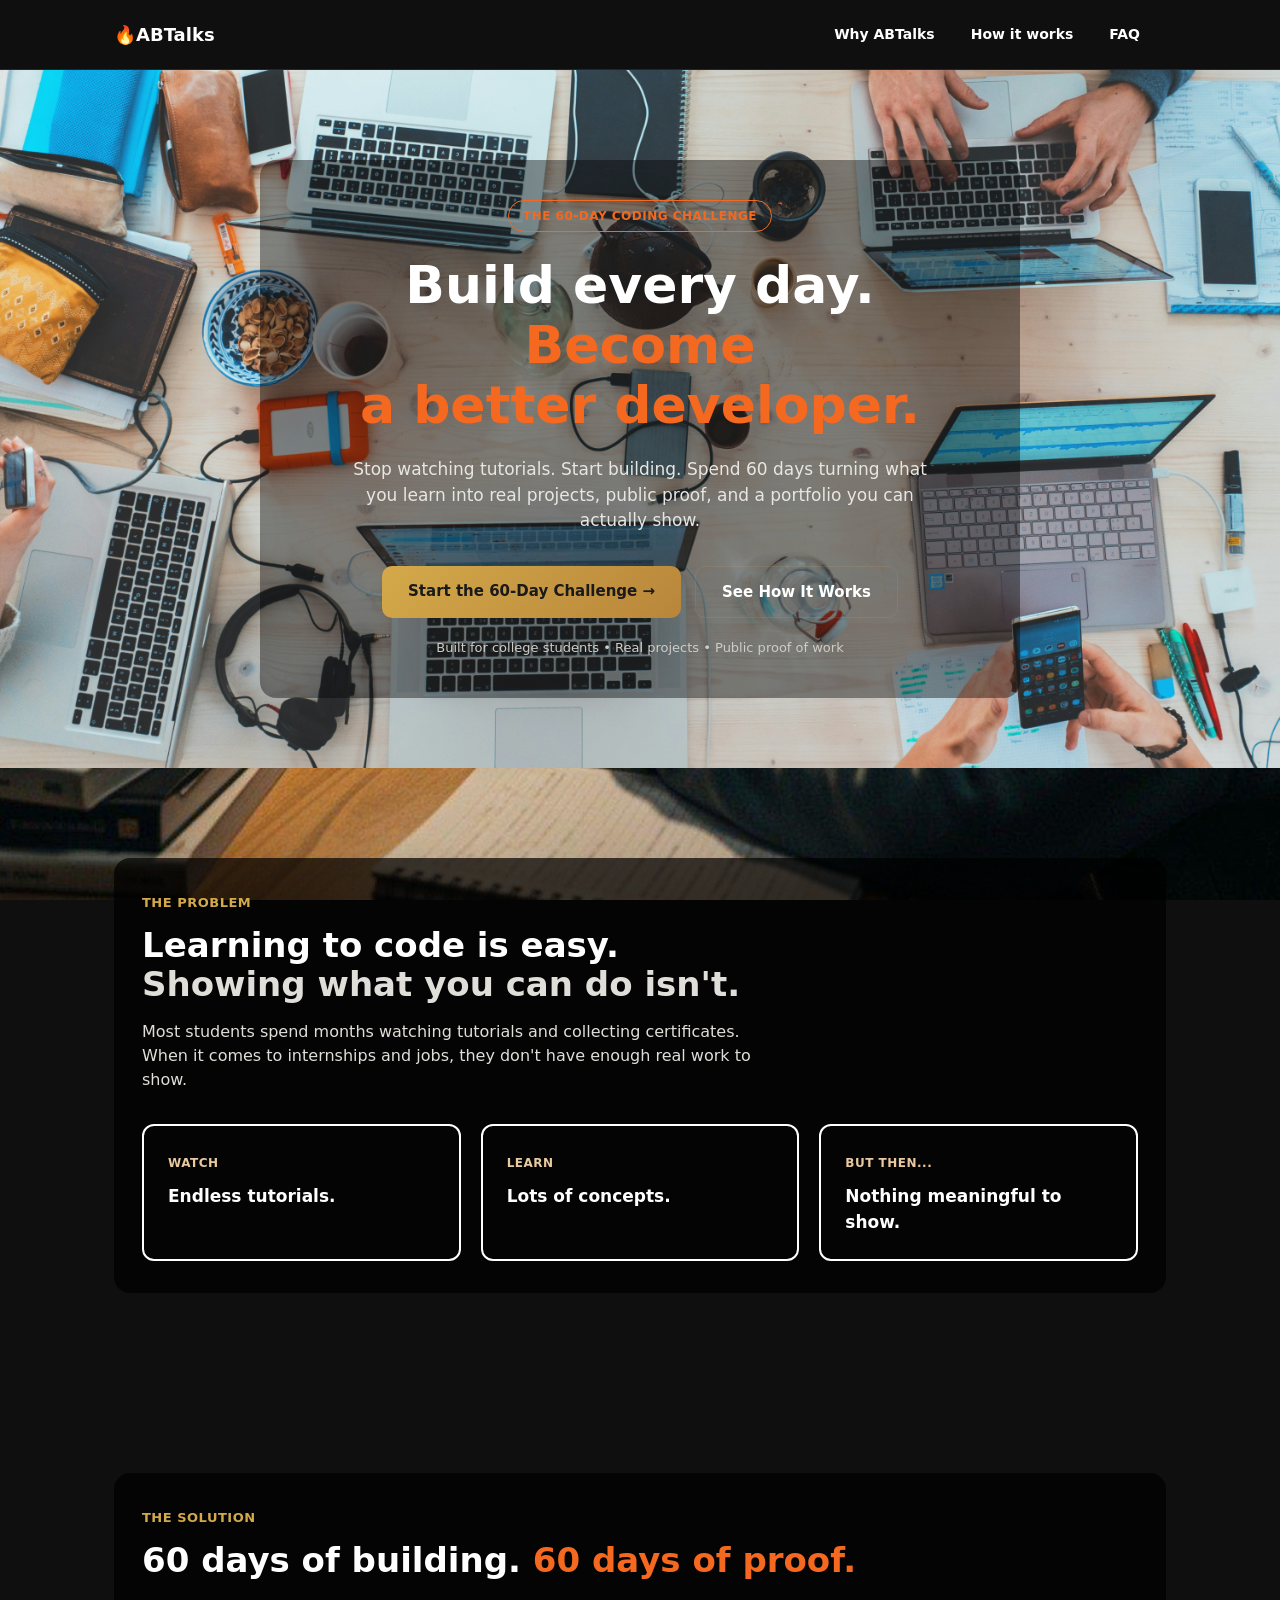
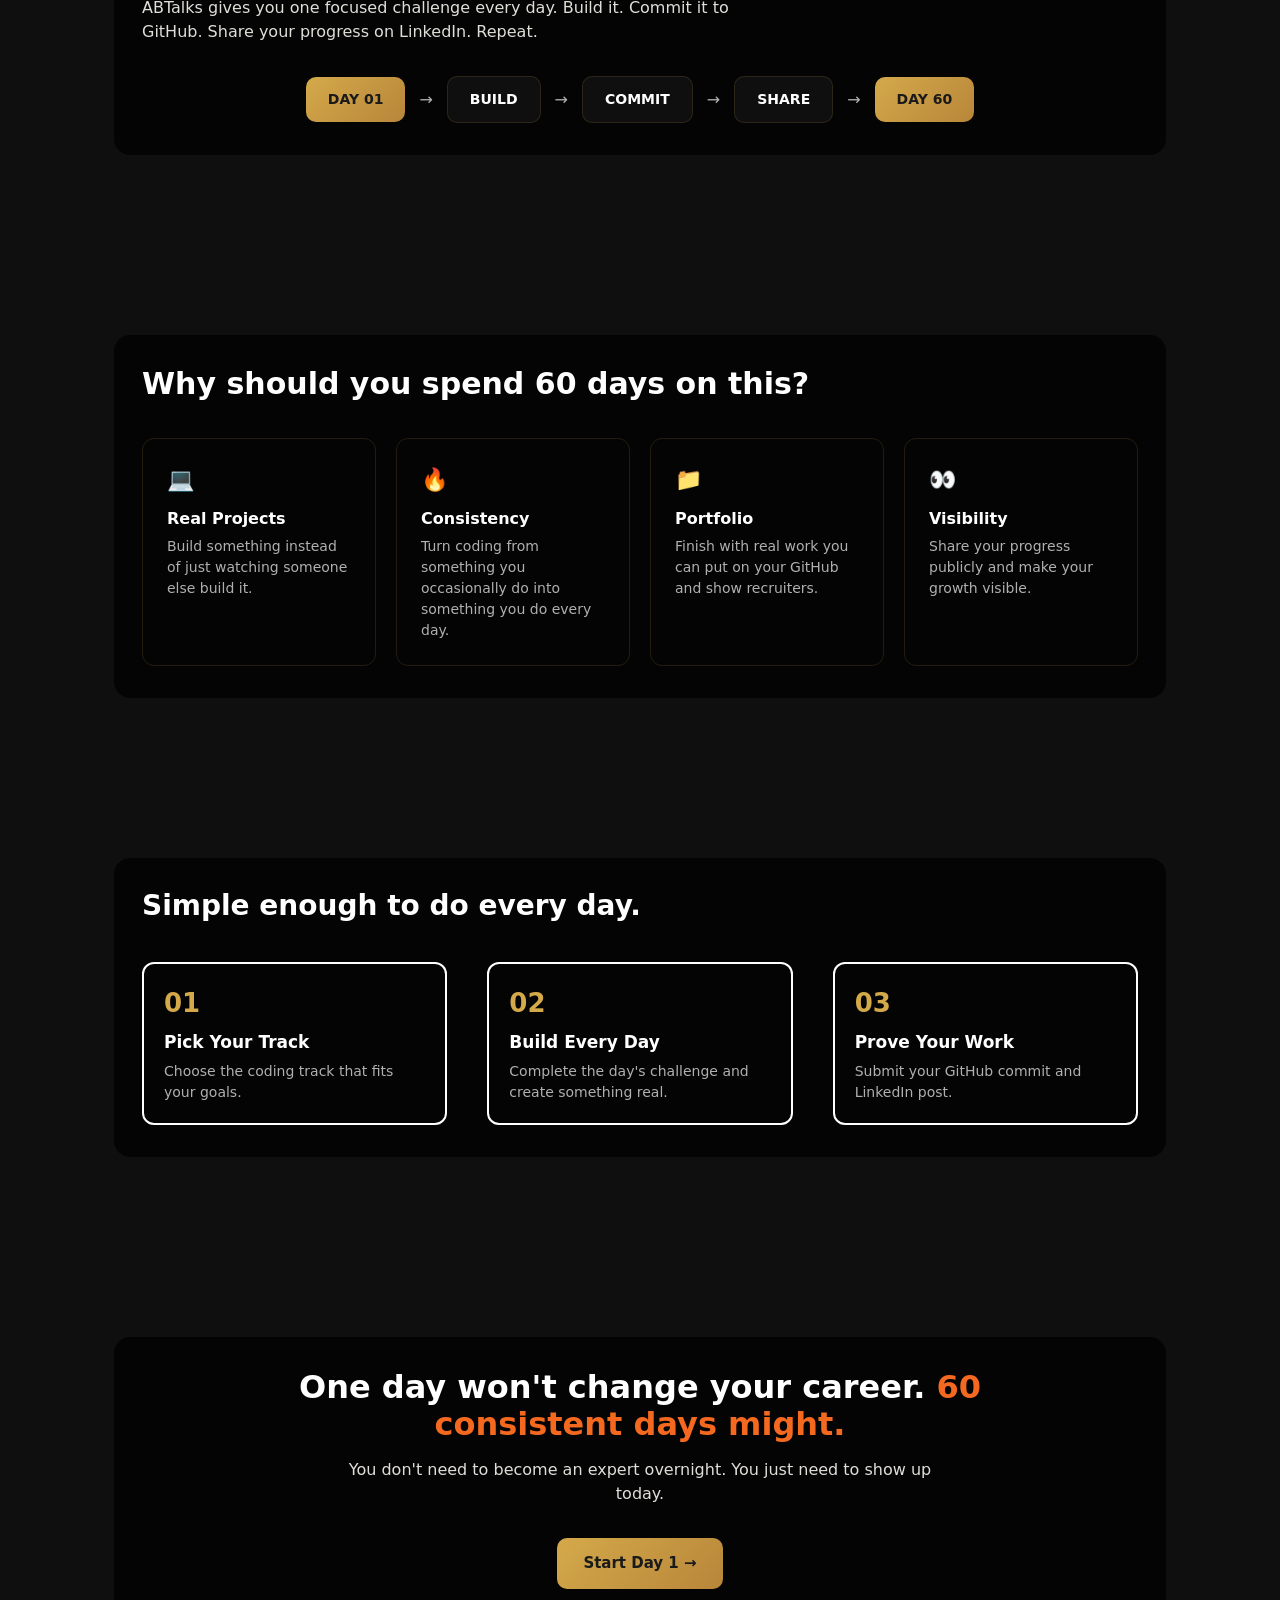
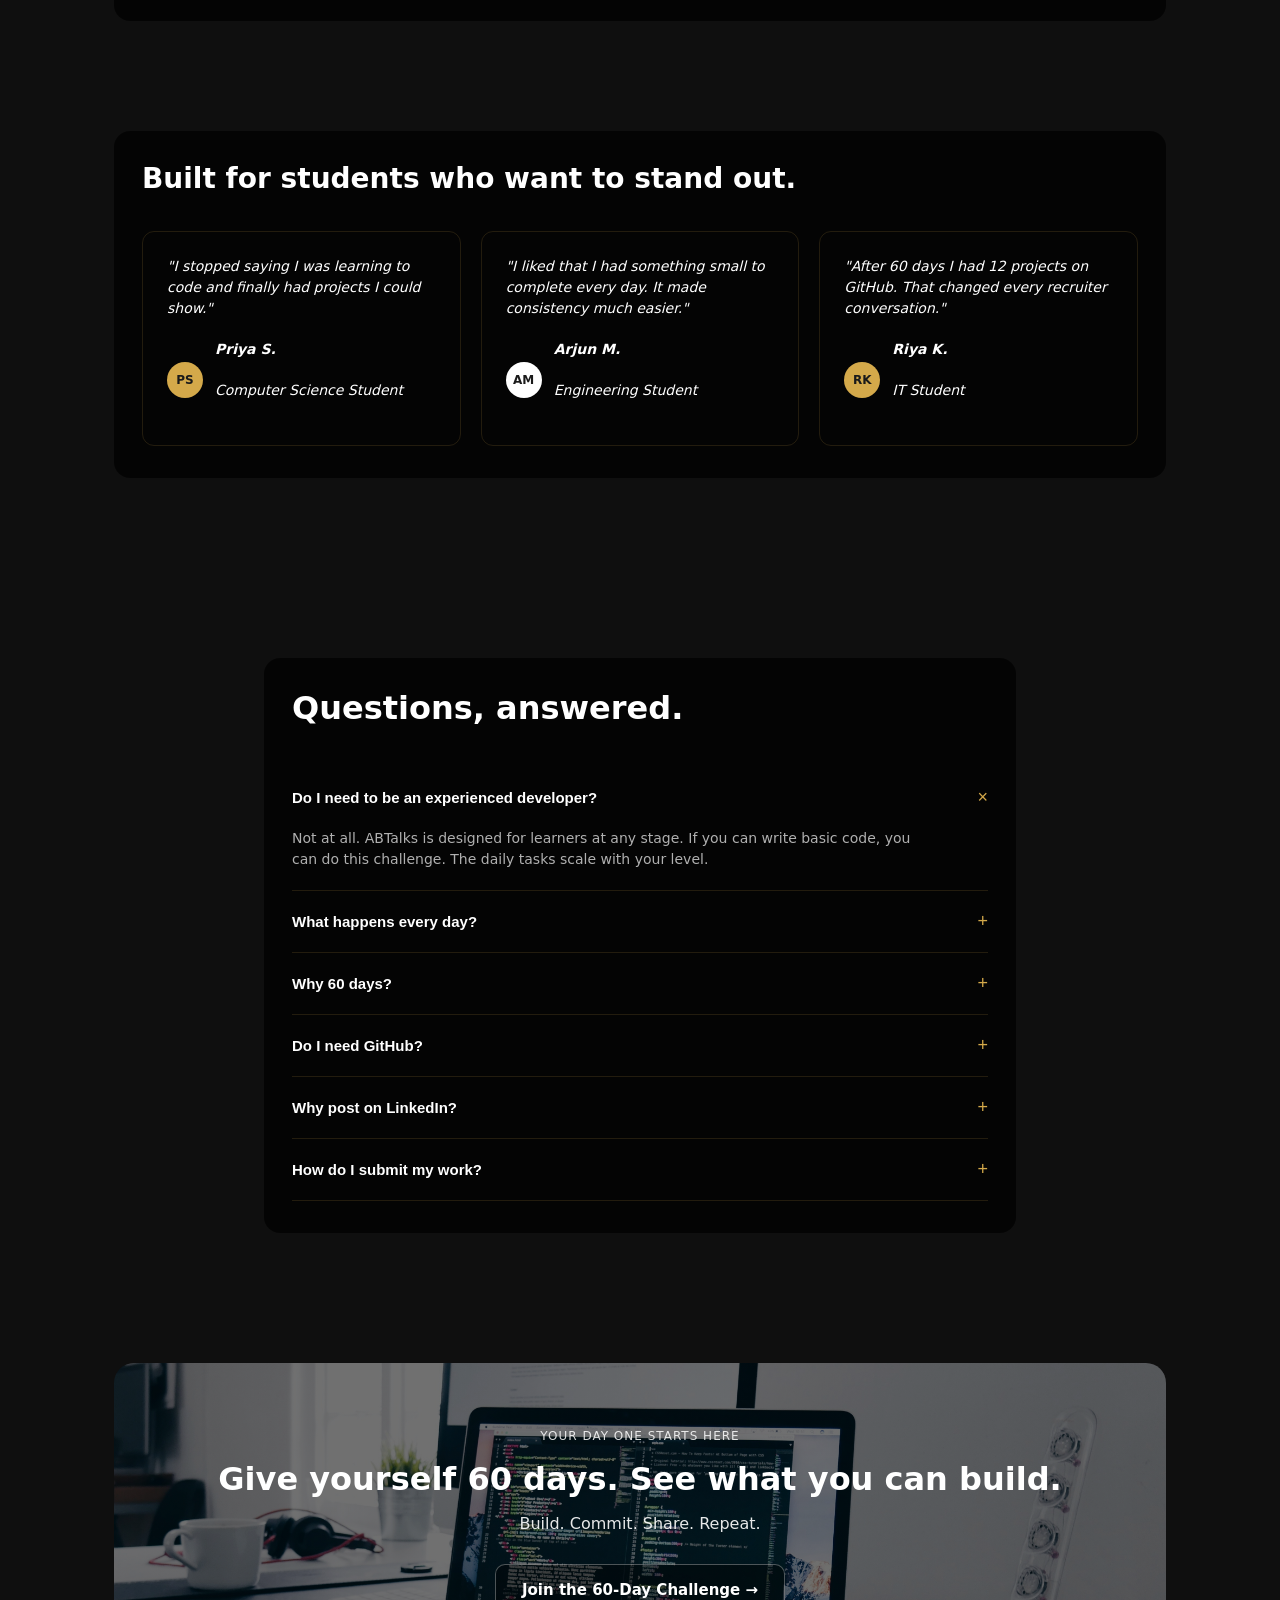
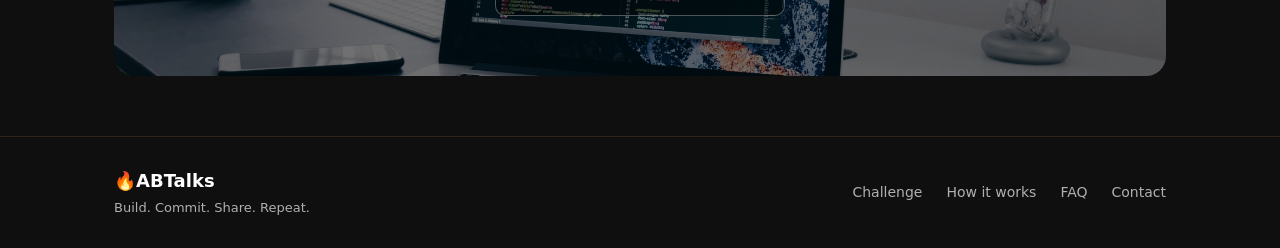
<file: index.html>
<!DOCTYPE html>
<html lang="en">
<head>
<meta charset="UTF-8">
<meta name="viewport" content="width=device-width, initial-scale=1.0">
<title>ABTalks — The 60-Day Coding Challenge</title>
<link rel="stylesheet" href="style.css">
</head>
<body>

  <!-- ===== HEADER ===== -->
  <header class="site-header">
    <div class="container header-inner">
      <a href="#" class="logo">🔥ABTalks</a>

      <nav class="nav-links">
        <a href="#why">Why ABTalks</a>
        <a href="#how-it-works">How it works</a>
        <a href="#faq">FAQ</a>
      </nav>

      <button class="menu-toggle" id="menuToggle" aria-label="Open menu">
        <span></span>
        <span></span>
        <span></span>
      </button>

      <nav class="mobile-menu" id="mobileMenu">
        <a href="#why">Why ABTalks</a>
        <a href="#how-it-works">How it works</a>
        <a href="#faq">FAQ</a>
      </nav>
    </div>
  </header>

  <!-- ===== HERO ===== -->
  <section class="hero">
    <div class="container hero-inner">
      <span class="badge">THE 60-DAY CODING CHALLENGE</span>
      <h1>Build every day. <span class="accent">Become<br>a better developer.</span></h1>
      <p class="hero-sub">
        Stop watching tutorials. Start building. Spend 60 days turning what
        you learn into real projects, public proof, and a portfolio you can
        actually show.
      </p>
      <div class="hero-actions">
        <a href="homepage.html" class="btn btn-primary">Start the 60-Day Challenge →</a>
        <a href="#how-it-works" class="btn btn-secondary">See How It Works</a>
      </div>
      <p class="hero-note">Built for college students • Real projects • Public proof of work</p>
    </div>
  </section>

  <!-- ===== PROBLEM ===== -->
  <section class="problem">
    <div class="container">
       <div class="section-textbox">
        <span class="eyebrow">THE PROBLEM</span>
        <h2>Learning to code is easy.<br><span class="muted">Showing what you can do isn't.</span></h2>
        <p class="section-sub">
          Most students spend months watching tutorials and collecting certificates.
          When it comes to internships and jobs, they don't have enough real work to show.
        </p>

        <div class="problem-cards">
        <div class="p-card">
          <span class="p-card-label">WATCH</span>
          <p class="p-card-title">Endless tutorials.</p>
        </div>
        <div class="p-card">
          <span class="p-card-label">LEARN</span>
          <p class="p-card-title">Lots of concepts.</p>
        </div>
        <div class="p-card p-card-highlight">
          <span class="p-card-label">BUT THEN...</span>
          <p class="p-card-title">Nothing meaningful to show.</p>
        </div>
        </div>
      </div>
    </div>
  </section>

  <!-- ===== SOLUTION ===== -->
  <section class="solution" id="how-it-works">
    <div class="container">
      <div class="section-textbox">
        <span class="eyebrow">THE SOLUTION</span>
        <h2>60 days of building. <span class="accent">60 days of proof.</span></h2>
        <p class="section-sub">
          ABTalks gives you one focused challenge every day. Build it. Commit it to
          GitHub. Share your progress on LinkedIn. Repeat.
        </p>

        <div class="flow">
          <span class="flow-pill flow-pill-accent">DAY 01</span>
          <span class="flow-arrow">→</span>
          <span class="flow-pill">BUILD</span>
          <span class="flow-arrow">→</span>
          <span class="flow-pill">COMMIT</span>
          <span class="flow-arrow">→</span>
          <span class="flow-pill">SHARE</span>
          <span class="flow-arrow">→</span>
          <span class="flow-pill flow-pill-accent">DAY 60</span>
        </div>
      </div>
    </div>
  </section>

  <!-- ===== WHY ===== -->
  <section class="why" id="why">
    <div class="container">
        <div class="section-textbox">
        <h2>Why should you spend 60 days on this?</h2>

        <div class="why-cards">
        <div class="why-card">
          <span class="why-icon">💻</span>
          <h3>Real Projects</h3>
          <p>Build something instead of just watching someone else build it.</p>
        </div>
        <div class="why-card">
          <span class="why-icon">🔥</span>
          <h3>Consistency</h3>
          <p>Turn coding from something you occasionally do into something you do every day.</p>
        </div>
        <div class="why-card">
          <span class="why-icon">📁</span>
          <h3>Portfolio</h3>
          <p>Finish with real work you can put on your GitHub and show recruiters.</p>
        </div>
        <div class="why-card">
          <span class="why-icon">👀</span>
          <h3>Visibility</h3>
          <p>Share your progress publicly and make your growth visible.</p>
        </div>
        </div>
      </div>
    </div>
  </section>

  <!-- ===== STEPS ===== -->
  <section class="steps">
    <div class="container">
      <div class="section-textbox">
        <h2>Simple enough to do every day.</h2>

        <div class="step-grid">
        <div class="step">
          <span class="step-num">01</span>
          <h3>Pick Your Track</h3>
          <p>Choose the coding track that fits your goals.</p>
        </div>
        <div class="step">
          <span class="step-num">02</span>
          <h3>Build Every Day</h3>
          <p>Complete the day's challenge and create something real.</p>
        </div>
        <div class="step">
          <span class="step-num">03</span>
          <h3>Prove Your Work</h3>
          <p>Submit your GitHub commit and LinkedIn post.</p>
        </div>
        </div>
      </div>
    </div>
  </section>

  <!-- ===== MID CTA ===== -->
  <section class="mid-cta">
    <div class="container">
       <div class="section-textbox">
        <h2>One day won't change your career. <span class="accent">60 consistent days might.</span></h2>
        <p class="section-sub">You don't need to become an expert overnight. You just need to show up today.</p>
        <a href="homepage.html" class="btn btn-primary">Start Day 1 →</a>
      </div>
    </div>
  </section>

  <!-- ===== TESTIMONIALS ===== -->
  <section class="testimonials">
    <div class="container">
       <div class="section-textbox">
        <h2>Built for students who want to stand out.</h2>

        <div class="testimonial-grid">
        <div class="testimonial">
          <p>"I stopped saying I was learning to code and finally had projects I could show."</p>
          <div class="testimonial-author">
            <span class="avatar avatar-orange">PS</span>
            <div>
              <p class="author-name">Priya S.</p>
              <p class="author-role">Computer Science Student</p>
            </div>
          </div>
        </div>
        <div class="testimonial">
          <p>"I liked that I had something small to complete every day. It made consistency much easier."</p>
          <div class="testimonial-author">
            <span class="avatar avatar-dark">AM</span>
            <div>
              <p class="author-name">Arjun M.</p>
              <p class="author-role">Engineering Student</p>
            </div>
          </div>
        </div>
        <div class="testimonial">
          <p>"After 60 days I had 12 projects on GitHub. That changed every recruiter conversation."</p>
          <div class="testimonial-author">
            <span class="avatar avatar-orange">RK</span>
            <div>
              <p class="author-name">Riya K.</p>
              <p class="author-role">IT Student</p>
            </div>
          </div>
        </div>
        </div>
      </div>
    </div>
  </section>

  <!-- ===== FAQ ===== -->
  <section class="faq" id="faq">
    <div class="container">
      <div class="section-textbox">
        <h2 class="faq-title">Questions, answered.</h2>

        <div class="faq-list">
        <div class="faq-item open">
          <button class="faq-question">
            Do I need to be an experienced developer?
            <span class="faq-toggle">×</span>
          </button>
          <div class="faq-answer">
            <p>Not at all. ABTalks is designed for learners at any stage. If you can write basic code, you can do this challenge. The daily tasks scale with your level.</p>
          </div>
        </div>

        <div class="faq-item">
          <button class="faq-question">
            What happens every day?
            <span class="faq-toggle">+</span>
          </button>
          <div class="faq-answer">
            <p>Each day you receive one focused coding challenge to build, commit to GitHub, and share on LinkedIn.</p>
          </div>
        </div>

        <div class="faq-item">
          <button class="faq-question">
            Why 60 days?
            <span class="faq-toggle">+</span>
          </button>
          <div class="faq-answer">
            <p>60 days is long enough to build a real habit and a real portfolio, without being so long it becomes overwhelming.</p>
          </div>
        </div>

        <div class="faq-item">
          <button class="faq-question">
            Do I need GitHub?
            <span class="faq-toggle">+</span>
          </button>
          <div class="faq-answer">
            <p>Yes, GitHub is where you'll commit your daily work to build a visible portfolio.</p>
          </div>
        </div>

        <div class="faq-item">
          <button class="faq-question">
            Why post on LinkedIn?
            <span class="faq-toggle">+</span>
          </button>
          <div class="faq-answer">
            <p>Sharing your progress publicly builds visibility and accountability, and helps recruiters notice your growth.</p>
          </div>
        </div>

        <div class="faq-item">
          <button class="faq-question">
            How do I submit my work?
            <span class="faq-toggle">+</span>
          </button>
          <div class="faq-answer">
            <p>Submit a link to your GitHub commit and LinkedIn post for each day's challenge.</p>
          </div>
        </div>
        </div>
      </div>
    </div>
  </section>

  <!-- ===== FINAL CTA + FOOTER ===== -->
  <section class="final-cta-wrap">
    <div class="container">
      <div class="final-cta">
        <span class="final-cta-eyebrow">YOUR DAY ONE STARTS HERE</span>
        <h2>Give yourself 60 days. See what you can build.</h2>
        <p>Build. Commit. Share. Repeat.</p>
        <a href="homepage.html" class="btn btn-white">Join the 60-Day Challenge →</a>
      </div>
    </div>
  </section>

  <footer class="site-footer">
    <div class="container footer-inner">
      <div>
        <p class="logo">🔥ABTalks</p>
        <p class="footer-tag">Build. Commit. Share. Repeat.</p>
      </div>
      <nav class="footer-links">
        <a href="#">Challenge</a>
        <a href="#how-it-works">How it works</a>
        <a href="#faq">FAQ</a>
        <a href="#">Contact</a>
      </nav>
    </div>
  </footer>

  <script>
    document.querySelectorAll('.faq-question').forEach(btn => {
      btn.addEventListener('click', () => {
        const item = btn.parentElement;
        const isOpen = item.classList.contains('open');
        document.querySelectorAll('.faq-item').forEach(i => {
          i.classList.remove('open');
          i.querySelector('.faq-toggle').textContent = '+';
        });
        if (!isOpen) {
          item.classList.add('open');
          item.querySelector('.faq-toggle').textContent = '×';
        }
      });
    });
  </script>

  <script>
    const menuToggle = document.getElementById('menuToggle');
    const mobileMenu = document.getElementById('mobileMenu');

    menuToggle.addEventListener('click', () => {
      menuToggle.classList.toggle('open');
      mobileMenu.classList.toggle('open');
    });

    mobileMenu.querySelectorAll('a').forEach(link => {
      link.addEventListener('click', () => {
        menuToggle.classList.remove('open');
        mobileMenu.classList.remove('open');
      });
    });
  </script>

</body>
</html>
</file>
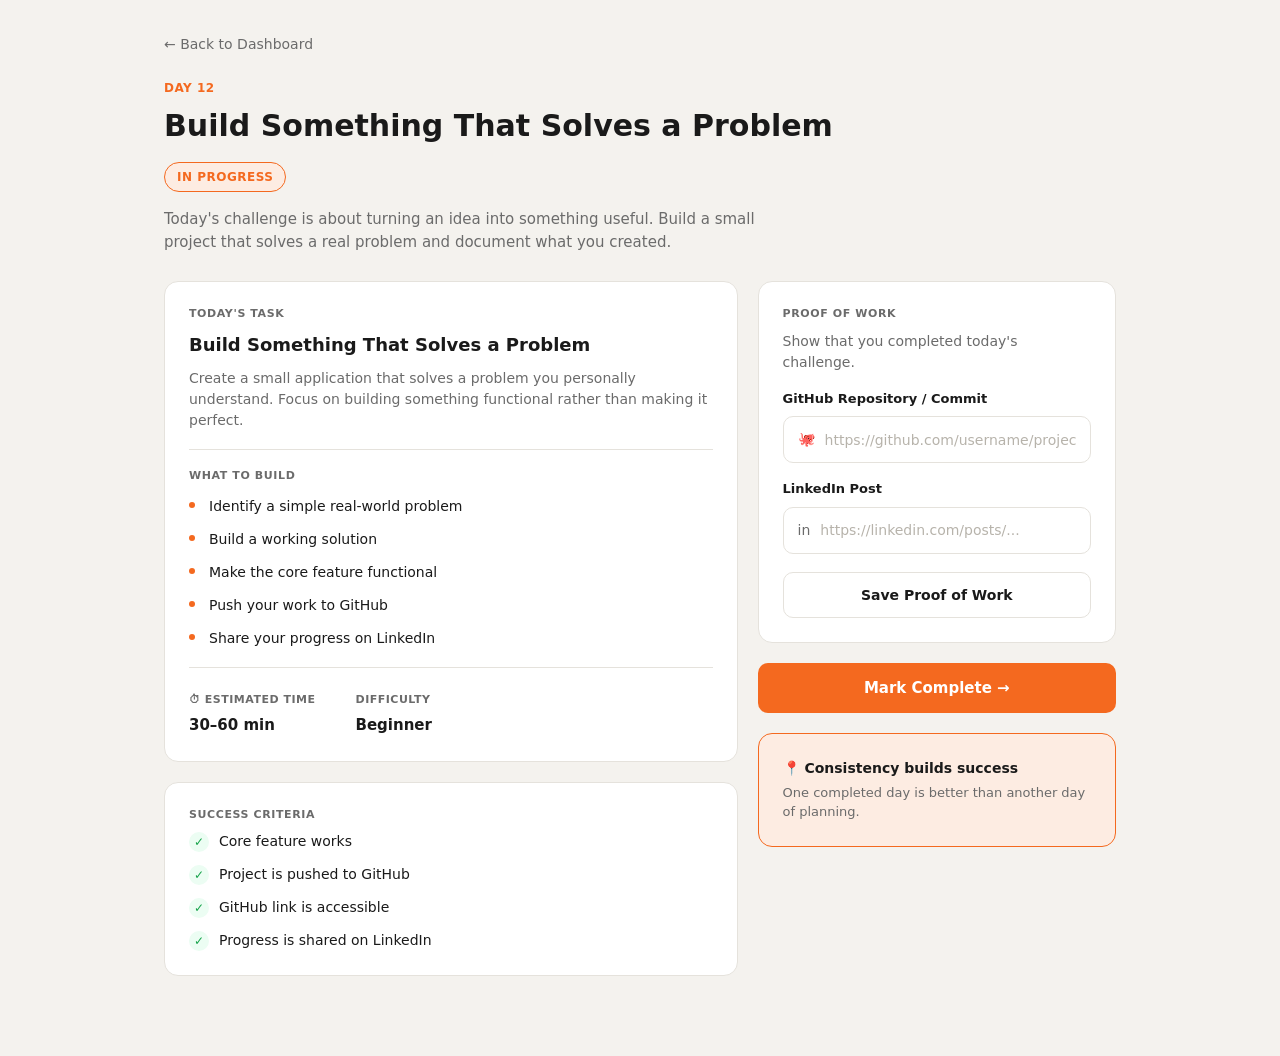
<file: challengeday.html>
<!DOCTYPE html>
<html lang="en">
<head>
<meta charset="UTF-8">
<meta name="viewport" content="width=device-width, initial-scale=1.0">
<title>Day 12 — Build Something That Solves a Problem | ABTalks</title>
<link rel="stylesheet" href="challengeday.css">
</head>
<body>

  <div class="day-container">

    <a href="homepage.html" class="back-link">← Back to Dashboard</a>

    <div class="day-header">
      <span class="day-label">DAY 12</span>
      <h1>Build Something That Solves a Problem</h1>
      <span class="status-badge" id="statusBadge">IN PROGRESS</span>
      <p class="day-desc">
        Today's challenge is about turning an idea into something useful. Build a small
        project that solves a real problem and document what you created.
      </p>
    </div>

    <div class="day-grid">

      <!-- LEFT COLUMN -->
      <div class="day-main">

        <div class="card">
          <span class="card-eyebrow">TODAY'S TASK</span>
          <h2 class="card-title">Build Something That Solves a Problem</h2>
          <p class="card-text">
            Create a small application that solves a problem you personally
            understand. Focus on building something functional rather than making it perfect.
          </p>

          <div class="divider"></div>

          <span class="card-eyebrow">WHAT TO BUILD</span>
          <ul class="dot-list">
            <li>Identify a simple real-world problem</li>
            <li>Build a working solution</li>
            <li>Make the core feature functional</li>
            <li>Push your work to GitHub</li>
            <li>Share your progress on LinkedIn</li>
          </ul>

          <div class="divider"></div>

          <div class="meta-row">
            <div>
              <span class="meta-label">⏱ ESTIMATED TIME</span>
              <p class="meta-value">30–60 min</p>
            </div>
            <div>
              <span class="meta-label">DIFFICULTY</span>
              <p class="meta-value">Beginner</p>
            </div>
          </div>
        </div>

        <div class="card">
          <span class="card-eyebrow">SUCCESS CRITERIA</span>
          <ul class="check-list" id="successList">
            <li><span class="check">✓</span> Core feature works</li>
            <li><span class="check">✓</span> Project is pushed to GitHub</li>
            <li><span class="check">✓</span> GitHub link is accessible</li>
            <li><span class="check">✓</span> Progress is shared on LinkedIn</li>
          </ul>
        </div>

      </div>

      <!-- RIGHT COLUMN -->
      <div class="day-side">

        <div class="card">
          <span class="card-eyebrow">PROOF OF WORK</span>
          <p class="card-text">Show that you completed today's challenge.</p>

          <label class="field-label" for="githubInput">GitHub Repository / Commit</label>
          <div class="input-wrap">
            <span class="input-icon">🐙</span>
            <input type="url" id="githubInput" placeholder="https://github.com/username/project">
          </div>

          <label class="field-label" for="linkedinInput">LinkedIn Post</label>
          <div class="input-wrap">
            <span class="input-icon">in</span>
            <input type="url" id="linkedinInput" placeholder="https://linkedin.com/posts/...">
          </div>

          <button class="btn btn-outline btn-full" id="saveProofBtn">Save Proof of Work</button>
          <button class="btn btn-outline btn-full" id="resetProofBtn" style="display:none;">Reset</button>
        </div>

        <button class="btn btn-primary btn-full btn-complete" id="completeBtn">
          Mark Complete →
        </button>

        <div class="card tip-card">
          <p class="tip-title">📍 Consistency builds success</p>
          <p class="tip-text">One completed day is better than another day of planning.</p>
        </div>

      </div>

    </div>
  </div>

  <script>
    // Save Proof of Work
    const saveProofBtn = document.getElementById('saveProofBtn');
    const githubInput = document.getElementById('githubInput');
    const linkedinInput = document.getElementById('linkedinInput');

    let isProofSaved = false;

    saveProofBtn.addEventListener('click', () => {
      if (!githubInput.value.trim() && !linkedinInput.value.trim()) {
        saveProofBtn.textContent = 'Add a link first';
        saveProofBtn.classList.add('btn-shake');
        setTimeout(() => {
          saveProofBtn.textContent = 'Save Proof of Work';
          saveProofBtn.classList.remove('btn-shake');
        }, 1500);
        return;
      }
      saveProofBtn.textContent = '✓ Saved';
      saveProofBtn.classList.add('btn-saved');
      saveProofBtn.disabled = true;
      resetProofBtn.style.display = 'inline-flex';
      isProofSaved = true;
    });

    // Reset Proof of Work
    const resetProofBtn = document.getElementById('resetProofBtn');
    resetProofBtn.addEventListener('click', () => {
      githubInput.value = '';
      linkedinInput.value = '';
      saveProofBtn.textContent = 'Save Proof of Work';
      saveProofBtn.classList.remove('btn-saved');
      saveProofBtn.disabled = false;
      resetProofBtn.style.display = 'none';
      isProofSaved = false;
    });

    // ===== Shared streak data helpers (same format as homepage) =====
    function getToday() {
      let now = new Date();
      let utcMs = now.getTime() + (now.getTimezoneOffset() * 60000);
      let pktMs = utcMs + (5 * 60 * 60 * 1000);
      let pkt = new Date(pktMs);
      let year = pkt.getFullYear();
      let month = String(pkt.getMonth() + 1).padStart(2, "0");
      let day = String(pkt.getDate()).padStart(2, "0");
      return `${year}-${month}-${day}`;
    }

    function markTodayDoneAndGoHome() {
      let streakData = JSON.parse(localStorage.getItem("streakData")) || { streak: 0, days: {} };
      let today = getToday();

      if (streakData.days[today] !== "done") {
        streakData.days[today] = "done";

        let [ty, tm, td] = today.split("-").map(Number);
        let yesterdayDate = new Date(ty, tm - 1, td - 1);
        let yDate = yesterdayDate.getFullYear() + "-" +
          String(yesterdayDate.getMonth() + 1).padStart(2, "0") + "-" +
          String(yesterdayDate.getDate()).padStart(2, "0");

        streakData.streak = (streakData.days[yDate] === "done") ? streakData.streak + 1 : 1;

        localStorage.setItem("streakData", JSON.stringify(streakData));
      }

      window.location.href = 'homepage.html';
    }

    function unmarkToday() {
      let streakData = JSON.parse(localStorage.getItem("streakData")) || { streak: 0, days: {} };
      let today = getToday();
      delete streakData.days[today];
      localStorage.setItem("streakData", JSON.stringify(streakData));
    }

    // Mark Day Complete
    const completeBtn = document.getElementById('completeBtn');
    const statusBadge = document.getElementById('statusBadge');

    // Reflect existing state if today was already marked done
    (function initCompleteState() {
      let streakData = JSON.parse(localStorage.getItem("streakData")) || { streak: 0, days: {} };
      let today = getToday();
      if (streakData.days[today] === 'done') {
        statusBadge.textContent = 'COMPLETED';
        statusBadge.classList.add('status-complete');
        completeBtn.textContent = '✓ Completed';
        completeBtn.classList.add('btn-done');
      }
    })();

    completeBtn.addEventListener('click', () => {
      let isComplete = completeBtn.classList.contains('btn-done');
      if (!isComplete) {
        if (!isProofSaved) {
          let modal = document.getElementById('noProofModal');
          if (modal) modal.classList.add('show');
          return;
        }
        statusBadge.textContent = 'COMPLETED';
        statusBadge.classList.add('status-complete');
        completeBtn.textContent = '✓ Completed';
        completeBtn.classList.add('btn-done');
        markTodayDoneAndGoHome();
      } else {
        statusBadge.textContent = 'IN PROGRESS';
        statusBadge.classList.remove('status-complete');
        completeBtn.textContent = 'Mark Complete →';
        completeBtn.classList.remove('btn-done');
        unmarkToday();
      }
    });
    document.addEventListener('click', (e) => {
      if (e.target && e.target.id === 'noProofOkBtn') {
        document.getElementById('noProofModal').classList.remove('show');
      }
    });
  </script>
  

<div class="modal-overlay" id="noProofModal">
    <div class="modal-box">
      <span class="modal-icon">⚠️</span>
      <h3 class="modal-title">Add Proof First</h3>
      <p class="modal-text">Please submit your GitHub link or LinkedIn post and save it before marking today's challenge complete.</p>
      <div class="modal-actions">
        <button class="modal-btn modal-confirm" id="noProofOkBtn" style="flex: none; width: 100%;">OK</button>
      </div>
    </div>
  </div>

</body>
</html>
</file>
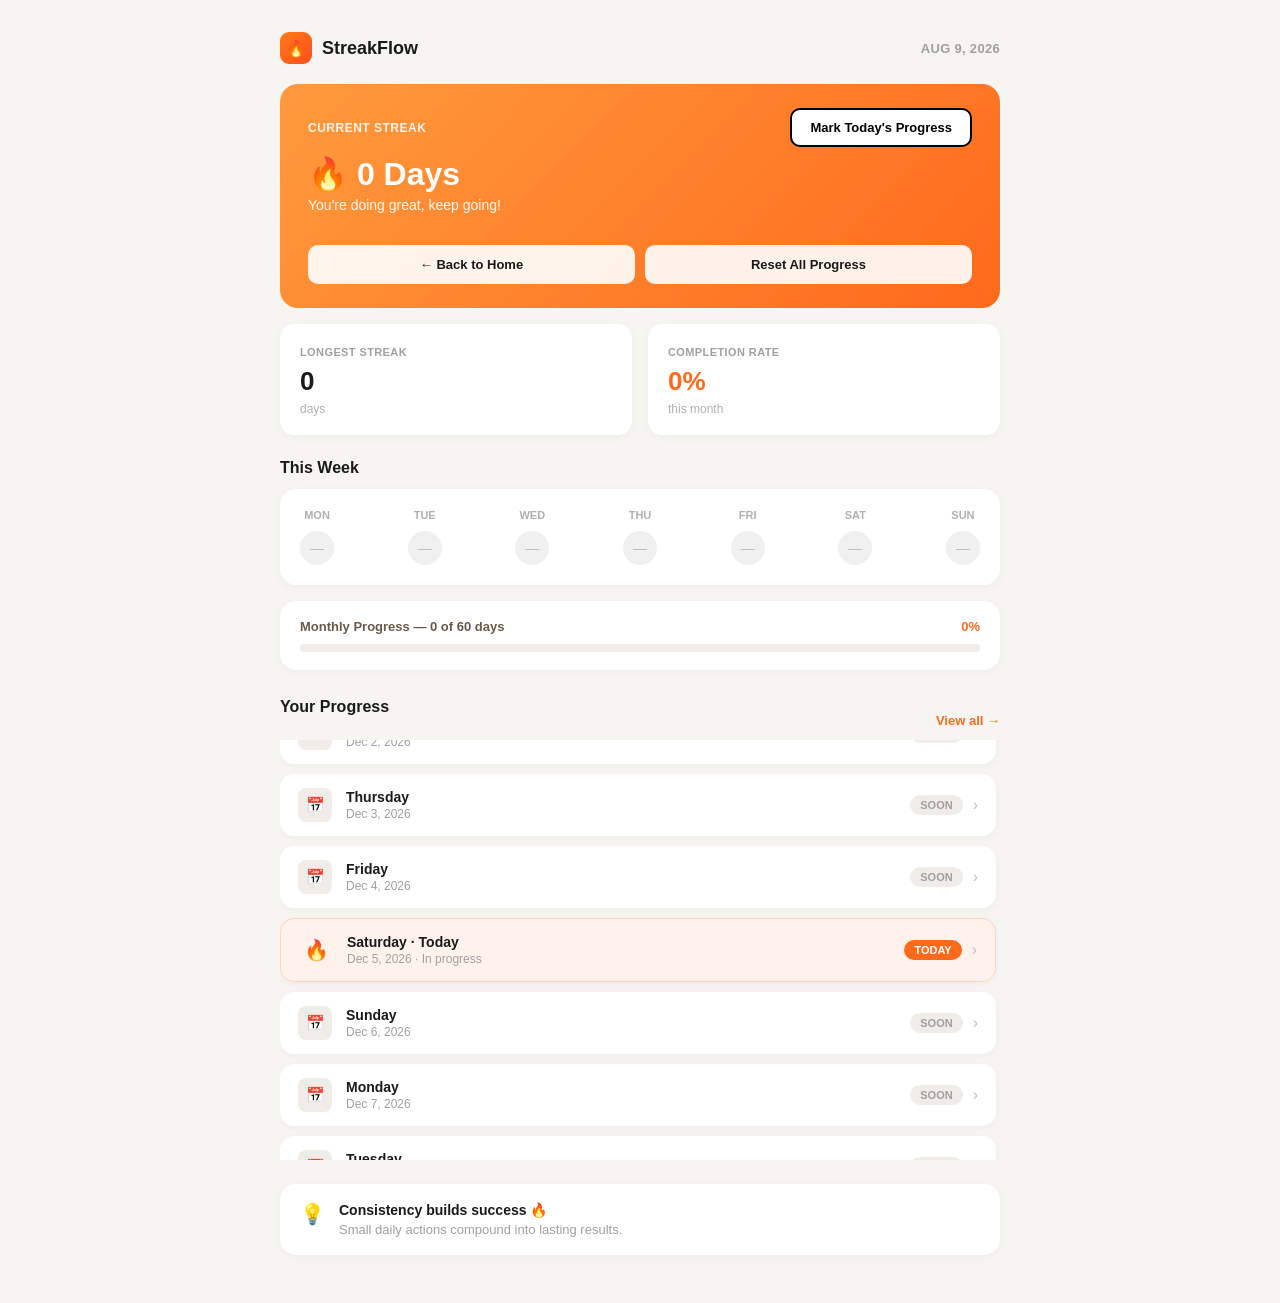
<file: homepage.html>
<!DOCTYPE html>
<html lang="en">
<head>
<meta charset="UTF-8">
<meta name="viewport" content="width=device-width, initial-scale=1.0">
<title>StreakFlow - Dashboard</title>
<link rel="stylesheet" href="homepage.css">
</head>
<body>

  <div class="app">

    <!-- Header -->
    <div class="header">
      <div class="brand">
        <span class="brand-icon">🔥</span>
        <span class="brand-name">StreakFlow</span>
      </div>
       <span class="date">AUG 9, 2026</span>
    </div>

    <!-- Streak Banner -->
    <div class="streak-banner">
  <div class="streak-top-row">
    <span class="label">CURRENT STREAK</span>
    <a href="challengeday.html" class="mark-done-btn" id="markDoneBtn">
      <span id="markDoneText">Mark Today's Progress</span>
    </a>
  </div>
  <h1 class="streak-title">🔥 5 Days</h1>
      <p class="streak-sub">You're doing great, keep going!</p>
      <div class="badges" id="badgesRow">
  <span class="badge" id="personalBestBadge">🏅 Personal Best</span>
  <span class="badge" id="onFireBadge">⚡ On Fire</span>
</div>
      <div class="banner-actions">
        <a href="index.html" class="banner-btn">← Back to Home</a>
        <button id="resetBtnBanner" class="banner-btn">Reset All Progress</button>
      </div>
    </div>

    <!-- Stat Cards -->
    <div class="stats-row">
      <div class="stat-card">
  <span class="stat-label">LONGEST STREAK</span>
  <h2 class="stat-value" id="longestStreakValue">0</h2>
  <span class="stat-sub" id="longestStreakSub">days</span>
</div>
     <div class="stat-card">
  <span class="stat-label">COMPLETION RATE</span>
  <h2 class="stat-value orange" id="completionRateValue">0%</h2>
  <span class="stat-sub">this month</span>
</div>
    </div>

    <!-- This Week -->
    <h3 class="section-title">This Week</h3>
    <div class="week-card">
      <div class="week-row">
  <div class="week-day">
    <span class="day-label">MON</span>
    <div class="day-circle" data-date="2026-08-03">—</div>
  </div>
  <div class="week-day">
    <span class="day-label">TUE</span>
    <div class="day-circle" data-date="2026-08-04">—</div>
  </div>
  <div class="week-day">
    <span class="day-label">WED</span>
    <div class="day-circle" data-date="2026-08-05">—</div>
  </div>
  <div class="week-day">
    <span class="day-label">THU</span>
    <div class="day-circle" data-date="2026-08-06">—</div>
  </div>
  <div class="week-day">
    <span class="day-label">FRI</span>
    <div class="day-circle" data-date="2026-08-07">—</div>
  </div>
  <div class="week-day">
    <span class="day-label">SAT</span>
    <div class="day-circle" data-date="2026-08-08">—</div>
  </div>
  <div class="week-day">
    <span class="day-label">SUN</span>
    <div class="day-circle" data-date="2026-08-09">—</div>
  </div>
</div>
    </div>

    <!-- Monthly Progress -->
    <div class="progress-card">
      <div class="progress-top">
        <span class="progress-label">Monthly Progress — 0 of 60 days</span>
        <span class="progress-percent">0%</span>
      </div>
      <div class="progress-bar-bg">
        <div class="progress-bar-fill" style="width: 0%;"></div>
      </div>
    </div>

    <!-- Your Progress -->
    <div class="progress-header">
      <h3 class="section-title">Your Progress</h3>
      <a href="#" class="view-all" id="viewAllBtn">View all →</a>
    </div>

<div class="progress-list" id="progressList"></div>

<!-- Calendar View -->
<div class="calendar-view" id="calendarView" style="display:none;">
  <div class="calendar-header">
    <span class="calendar-month-label" id="calendarMonthLabel">August 2026</span>
    <div class="calendar-nav">
      <button class="calendar-nav-btn" id="calendarPrevBtn">‹</button>
      <button class="calendar-nav-btn" id="calendarNextBtn">›</button>
    </div>
  </div>
  <div class="calendar-weekdays">
    <span>Su</span><span>Mo</span><span>Tu</span><span>We</span><span>Th</span><span>Fr</span><span>Sa</span>
  </div>
  <div class="calendar-grid" id="calendarGrid"></div>
  <a href="#" class="view-all" id="backToListBtn">← Back to list</a>
</div>
      

    <!-- Tip Card -->
    <div class="tip-card">
      <span class="tip-icon">💡</span>
      <div>
        <p class="tip-title">Consistency builds success 🔥</p>
        <p class="tip-sub">Small daily actions compound into lasting results.</p>
      </div>
    </div>

    
<!-- Reset Confirmation Modal -->
<div class="modal-overlay" id="resetModal">
  <div class="modal-box">
    <span class="modal-icon">⚠️</span>
    <h3 class="modal-title">Reset All Progress?</h3>
    <p class="modal-text">This will erase your entire streak history. This action can't be undone.</p>
    <div class="modal-actions">
      <button class="modal-btn modal-cancel" id="modalCancelBtn">Cancel</button>
      <button class="modal-btn modal-confirm" id="modalConfirmBtn">Yes, Reset</button>
    </div>
  </div>
</div>

<!-- Already Done Modal -->
<div class="modal-overlay" id="alreadyDoneModal">
  <div class="modal-box">
    <span class="modal-icon">✅</span>
    <h3 class="modal-title">Already Marked!</h3>
    <p class="modal-text">You've already marked today's progress as done. Keep up the streak!</p>
    <div class="modal-actions">
      <button class="modal-btn modal-confirm" id="alreadyDoneOkBtn" style="flex: none; width: 100%;">OK</button>
    </div>
  </div>
</div>
  </div>
<script src="script.js?v=7"></script>
</body>
</html>
</file>
<file: style.css>
* { margin: 0; padding: 0; box-sizing: border-box; }
html {
  scroll-behavior: smooth;
}
:root {
  --orange: #f4691f;
  --orange-light: #fdece2;
  --dark: #1a1a1a;
  --gray: #6b6b6b;
  --gray-light: #f4f2ee;
  --border: #e5e2dc;
  --white: #ffffff;
  --bg-main: #0F0F0F;
  --bg-card: #1A1A1A;
  --text-primary: #FFFFFF;
  --text-secondary: #B0B0B0;
  --text-dark: #1A1A1A;
  --gold: #D4A94A;
  --card-border: rgba(212, 169, 74, 0.15);
}

body {
  font-family: 'Poppins', 'Segoe UI', system-ui, sans-serif;
  color: var(--dark);
  line-height: 1.5;
  background-color: var(--bg-main);
  background-image: url('image3.jpg');
  background-size: cover;
  background-position: center center;
  background-repeat: no-repeat;
  background-attachment: fixed;
  overflow-x: hidden;
}

/* Reusable translucent text box for any text sitting directly on the background */
.section-textbox {
  background: rgba(0, 0, 0, 0.7);
  border-radius: 16px;
  padding: 32px 28px;
  width: 100%;
  box-sizing: border-box;
}
.faq .section-textbox .faq-title { text-align: left; }

.container {
  max-width: 1100px;
  margin: 0 auto;
  padding: 0 24px;
}

h1, h2, h3 { font-weight: 800; line-height: 1.15; }

.accent { color: var(--orange); }
.muted { color: var(--gray); }

/* Buttons */
.btn {
  display: inline-block;
  padding: 14px 26px;
  border-radius: 10px;
  font-weight: 700;
  font-size: 15px;
  text-decoration: none;
  transition: all 0.2s ease;
  cursor: pointer;
}
.btn-primary { background: linear-gradient(135deg, var(--gold), #b8863a); color: #1A1A1A; }
.btn-primary:hover { background: linear-gradient(135deg, #e0b95c, var(--gold)); transform: translateY(-2px); box-shadow: 0 8px 20px rgba(212,169,74,0.35); }
.btn-secondary { background: transparent; color: var(--text-primary); border: 1px solid var(--card-border); }
.btn-secondary:hover { background: rgba(212,169,74,0.08); border-color: var(--gold); transform: translateY(-2px); }
.btn-small { padding: 10px 18px; font-size: 14px; }
.btn-white { background: #fff; color: var(--orange); }
.btn-white:hover { background: var(--dark); color: #fff; transform: translateY(-2px); box-shadow: 0 6px 16px rgba(0,0,0,0.25); }

/* Header */
.site-header {
  border-bottom: 1px solid var(--card-border);
  position: sticky;
  top: 0;
  z-index: 100;
  background: var(--bg-main);
}
.header-inner {
  display: flex;
  align-items: center;
  justify-content: space-between;
  padding: 18px 24px;
  position: relative; /* anchors the dropdown */
}
.logo { font-weight: 800; font-size: 18px; color: var(--text-primary); text-decoration: none; }

/* Desktop nav links */
.nav-links {
  display: flex;
  gap: 32px;
  margin-left: auto;
  margin-right: 24px;
}
.nav-links a {
  position: relative;
  color: var(--text-primary);
  text-decoration: none;
  font-weight: 600;
  font-size: 14px;
  padding: 6px 2px;
  transition: transform 0.2s ease, color 0.2s ease;
}
.nav-links a::after {
  content: "";
  position: absolute;
  left: 0;
  bottom: -2px;
  width: 100%;
  height: 2px;
  background: var(--gold);
  transform: scaleX(0);
  transform-origin: center;
  transition: transform 0.2s ease;
}
.nav-links a:hover {
  color: var(--gold);
  transform: scale(1.08);
}
.nav-links a:hover::after {
  transform: scaleX(1);
}

/* Hamburger button — mobile only (hidden on desktop below) */
.menu-toggle {
  display: flex;
  flex-direction: column;
  justify-content: center;
  gap: 5px;
  width: 32px;
  height: 32px;
  background: none;
  border: none;
  cursor: pointer;
  padding: 0;
  margin-left: auto;
}
.menu-toggle span {
  display: block;
  height: 2px;
  width: 100%;
  background: var(--text-primary);
  border-radius: 2px;
  transition: all 0.25s ease;
}
.menu-toggle:hover span { background: var(--gold); }
.menu-toggle.open span:nth-child(1) { transform: translateY(7px) rotate(45deg); }
.menu-toggle.open span:nth-child(2) { opacity: 0; }
.menu-toggle.open span:nth-child(3) { transform: translateY(-7px) rotate(-45deg); }

/* Dropdown menu — floats under the button, doesn't push page content */
.mobile-menu {
  position: absolute;
  top: 100%;
  right: 24px;
  display: flex;
  flex-direction: column;
  min-width: 200px;
  max-height: 0;
  overflow: hidden;
  background: var(--bg-card);
  border: 1px solid var(--card-border);
  border-radius: 10px;
  box-shadow: 0 10px 30px rgba(0,0,0,0.4);
  transition: max-height 0.3s ease;
  z-index: 50;
}
.mobile-menu.open { max-height: 300px; }
.mobile-menu a {
  padding: 14px 20px;
  color: var(--text-primary);
  text-decoration: none;
  font-weight: 600;
  font-size: 14px;
  border-bottom: 1px solid var(--card-border);
}
.mobile-menu a:last-child { border-bottom: none; }
.mobile-menu a:hover { color: var(--gold); background: rgba(212,169,74,0.08); }

/* Desktop: show nav links, hide hamburger + dropdown */
@media (min-width: 769px) {
  .menu-toggle { display: none; }
  .mobile-menu { display: none !important; }
}

/* Mobile: hide nav links, show hamburger */
@media (max-width: 768px) {
  .nav-links { display: none; }
}

@media (max-width: 768px) {
  body {
    background-image: none;
    background-color: var(--bg-main);
  }
  .section-textbox { padding: 24px 20px; }
}
/* Hero */
.hero {
  padding: 90px 0 70px;
  position: relative;
  background-color: var(--dark);
  background-image: url('image1.jpg');
  background-size: cover;
  background-position: center center;
  background-repeat: no-repeat;
}
.hero-inner {
  max-width: 760px;
  margin: 0 auto;
  text-align: center;
  background: rgba(0, 0, 0, 0.4);
  border-radius: 16px;
  padding: 40px 32px;
}
.badge {
  display: inline-block;
  border: 1px solid var(--orange);
  color: var(--orange);
  font-size: 12px;
  font-weight: 700;
  letter-spacing: 0.5px;
  padding: 6px 14px;
  border-radius: 20px;
  margin-bottom: 24px;
}
.hero h1 { font-size: 52px; margin-bottom: 22px; color: #fff; }
.hero-sub { color: #e8e6e2; font-size: 17px; max-width: 600px; margin: 0 auto 32px; }
.hero-actions { display: flex; gap: 14px; justify-content: center; margin-bottom: 20px; flex-wrap: wrap; }
.hero-note { color: #cfcdc8; font-size: 13px; }

/* Problem */
.problem { padding: 90px 0; background: transparent; }
.eyebrow { color: var(--gold); font-weight: 700; font-size: 13px; letter-spacing: 0.5px; }
.problem h2 { font-size: 34px; margin: 12px 0 16px; color: #ffffff; }
.solution h2 { font-size: 34px; margin: 12px 0 16px; color: #ffffff; }
.problem .muted { color: #e0ded9; }
.problem .section-sub { color: #e0ded9; font-size: 16px; max-width: 620px; margin-bottom: 8px; }
.problem .section-textbox .problem-cards { margin-top: 32px; }
.section-sub { color: #e0ded9; font-size: 16px; max-width: 620px; margin-bottom: 40px; }

.problem-cards { display: grid; grid-template-columns: repeat(3, 1fr); gap: 20px; }
.p-card { background: transparent; border-radius: 12px; padding: 24px; border: 2px solid #FFFFFF; }
.p-card-highlight { background: transparent; }
.p-card-label { color: #E8C9A0; font-size: 12px; font-weight: 700; letter-spacing: 0.5px; }
.p-card-highlight .p-card-label { color: #E8C9A0; }
.p-card-title { font-weight: 700; font-size: 17px; margin-top: 10px; color: #FFFFFF; }

/* Solution */
.solution { padding: 90px 0; background: transparent; }
.solution .section-sub { color: #e0ded9; margin-bottom: 8px; }
.solution .section-textbox .flow { margin-top: 32px; }
.flow { display: flex; align-items: center; justify-content: center; gap: 14px; margin-top: 40px; flex-wrap: wrap; }
.flow-pill {
  background: var(--bg-main);
  border: 1px solid var(--card-border);
  color: var(--text-primary);
  padding: 12px 22px;
  border-radius: 10px;
  font-weight: 700;
  font-size: 14px;
  transition: transform 0.2s ease;
}
.flow-pill:hover { transform: translateY(-2px); border-color: var(--gold); }
.flow-pill-accent { background: linear-gradient(135deg, var(--gold), #b8863a); color: #1A1A1A; border: none; }
.flow-arrow { color: var(--text-secondary); }

/* Why */
.why { padding: 90px 0; background: transparent; }
.why h2 { font-size: 30px; margin-bottom: 36px; color: #ffffff; }
.why-cards { display: grid; grid-template-columns: repeat(4, 1fr); gap: 20px; }
.why-card { background: transparent; border: 1px solid var(--card-border); border-radius: 12px; padding: 24px; transition: all 0.2s ease; }
.why-card:hover { border-color: var(--gold); transform: translateY(-4px); box-shadow: 0 8px 24px rgba(212,169,74,0.12); }
.why-icon { font-size: 22px; display: block; margin-bottom: 14px; }
.why-card h3 { font-size: 16px; margin-bottom: 8px; color: var(--text-primary); }
.why-card p { color: var(--text-secondary); font-size: 14px; }

/* Steps */
.steps { padding: 70px 0 90px; background: transparent; }
.steps h2 { font-size: 28px; margin-bottom: 40px; color: #ffffff; }
.step-grid { display: grid; grid-template-columns: repeat(3, 1fr); gap: 40px; }
.step { border: 2px solid #FFFFFF; border-radius: 12px; padding: 20px; }
.step-num { color: var(--gold); font-size: 26px; font-weight: 800; display: block; margin-bottom: 10px; }
.step h3 { font-size: 17px; margin-bottom: 8px; color: var(--text-primary); }
.step p { color: var(--text-secondary); font-size: 14px; }

/* Mid CTA */
.mid-cta { padding: 90px 0; text-align: center; background: transparent; }
.mid-cta h2 { font-size: 32px; max-width: 700px; margin: 0 auto 16px; color: #ffffff; }
.mid-cta .section-sub { margin: 0 auto 32px; color: #e0ded9; }

/* Testimonials */
.testimonials { padding: 20px 0 90px; background: transparent; }
.testimonials h2 { font-size: 28px; margin-bottom: 36px; color: #ffffff; }
.testimonial-grid { display: grid; grid-template-columns: repeat(3, 1fr); gap: 20px; }
.testimonial { background: transparent; border-radius: 12px; padding: 24px; border: 1px solid var(--card-border); transition: transform 0.2s ease; }
.testimonial:hover { transform: translateY(-4px); border-color: var(--gold); }
.testimonial p { font-style: italic; font-size: 14px; color: var(--text-primary); margin-bottom: 20px; }
.testimonial-author { display: flex; align-items: center; gap: 12px; }
.avatar {
  width: 36px; height: 36px; border-radius: 50%;
  display: flex; align-items: center; justify-content: center;
  color: #1A1A1A; font-size: 12px; font-weight: 700;
  flex-shrink: 0;
}
.avatar-orange { background: var(--gold); }
.avatar-dark { background: var(--text-primary); }
.author-name { font-weight: 700; font-size: 14px; color: var(--text-primary); }
.author-role { color: var(--text-secondary); font-size: 12px; }

/* FAQ */
.faq { padding: 90px 0; max-width: 800px; margin: 0 auto; background: transparent; }
.faq-title { text-align: center; font-size: 32px; margin-bottom: 40px; color: #ffffff; }
.faq-item { border-bottom: 1px solid var(--card-border); }
.faq-question {
  width: 100%;
  display: flex;
  justify-content: space-between;
  align-items: center;
  gap: 12px;
  background: none;
  border: none;
  padding: 20px 0;
  font-weight: 700;
  font-size: 15px;
  text-align: left;
  cursor: pointer;
  color: var(--text-primary);
  transition: color 0.2s ease;
}
.faq-question:hover { color: var(--gold); }
.faq-toggle { color: var(--gold); font-size: 18px; font-weight: 400; flex-shrink: 0; }
.faq-answer { max-height: 0; overflow: hidden; transition: max-height 0.25s ease; }
.faq-item.open .faq-answer { max-height: 300px; padding-bottom: 20px; }
.faq-answer p { color: var(--text-secondary); font-size: 14px; max-width: 640px; }

/* Final CTA */
.final-cta-wrap { padding: 40px 24px 60px; background: var(--bg-main); }
.final-cta {
  position: relative;
  background-color: var(--bg-card);
  background-image:
    linear-gradient(rgba(0,0,0,0.55), rgba(0,0,0,0.55)),
    url('image2.jpg');
  background-size: cover;
  background-position: center center;
  background-repeat: no-repeat;
  border-radius: 20px;
  text-align: center;
  padding: 60px 40px;
  color: #ffffff;
}
.final-cta-eyebrow { font-size: 12px; letter-spacing: 1px; opacity: 0.85; color: #ffffff; }
.final-cta h2 { font-size: 32px; margin: 14px 0; color: #ffffff; }
.final-cta p { opacity: 0.9; margin-bottom: 28px; color: #ffffff; }
.final-cta .btn-white { background: rgba(0,0,0,0.4); color: #ffffff; border: 1px solid rgba(255,255,255,0.3); }
.final-cta .btn-white:hover { background: rgba(0,0,0,0.6); border-color: #ffffff; }

/* Footer */
.site-footer { border-top: 1px solid var(--card-border); padding: 30px 0; background: var(--bg-main); }
.footer-inner { display: flex; justify-content: space-between; align-items: center; flex-wrap: wrap; gap: 16px; }
.footer-tag { color: var(--text-secondary); font-size: 13px; margin-top: 4px; }
.footer-links { display: flex; gap: 24px; flex-wrap: wrap; }
.footer-links a { color: var(--text-secondary); text-decoration: none; font-size: 14px; transition: color 0.2s ease; }
.footer-links a:hover { color: var(--gold); }

/* ===== Responsive: tablets ===== */
@media (max-width: 900px) {
  .why-cards, .step-grid, .testimonial-grid, .problem-cards { grid-template-columns: 1fr; }
  .hero h1 { font-size: 36px; }
}

/* ===== Responsive: large phones ===== */
@media (max-width: 480px) {
  .container { padding: 0 18px; }
  .header-inner { padding: 14px 18px; }
  .logo { font-size: 16px; }
  .btn-small { padding: 9px 14px; font-size: 13px; }

  .hero { padding: 60px 0 50px; }
  .hero-inner { padding: 28px 20px; }
  .hero h1 { font-size: 30px; }
  .hero-sub { font-size: 15px; }
  .hero-actions { flex-direction: column; width: 100%; }
  .hero-actions .btn { width: 100%; text-align: center; }

  .problem, .solution, .why, .mid-cta, .faq { padding: 50px 0; }
  .problem h2, .solution h2 { font-size: 26px; }
  .why h2, .steps h2, .testimonials h2 { font-size: 22px; }
  .mid-cta h2 { font-size: 24px; }
  .faq-title { font-size: 24px; }

  .flow { gap: 8px; }
  .flow-pill { padding: 10px 14px; font-size: 12px; }

  .final-cta { padding: 40px 22px; border-radius: 14px; }
  .final-cta h2 { font-size: 22px; }

  .footer-inner { flex-direction: column; align-items: flex-start; }
}

/* ===== Responsive: 390px baseline ===== */
@media (max-width: 400px) {
  .hero h1 { font-size: 26px; }
  .badge { font-size: 10px; padding: 5px 10px; }
  .hero-sub { font-size: 14px; }
  .hero-note { font-size: 11px; }

  .problem h2, .solution h2 { font-size: 22px; }
  .section-sub { font-size: 14px; }

  .p-card, .why-card, .testimonial { padding: 18px; }
  .step-grid { gap: 26px; }

  .flow { flex-direction: column; }
  .flow-arrow { transform: rotate(90deg); }

  .final-cta h2 { font-size: 19px; }
  .final-cta p { font-size: 14px; }
}

/* Modal */
.modal-overlay {
  display: none;
  position: fixed;
  top: 0;
  left: 0;
  width: 100%;
  height: 100%;
  background: rgba(0, 0, 0, 0.45);
  align-items: center;
  justify-content: center;
  z-index: 1000;
  padding: 16px;
}

.modal-overlay.show {
  display: flex;
}

.modal-box {
  background: #fff;
  border-radius: 18px;
  padding: 28px 24px;
  max-width: 340px;
  width: 100%;
  text-align: center;
  box-shadow: 0 20px 40px rgba(0, 0, 0, 0.2);
  animation: modalPop 0.2s ease;
}

@keyframes modalPop {
  from {
    transform: scale(0.9);
    opacity: 0;
  }
  to {
    transform: scale(1);
    opacity: 1;
  }
}

.modal-icon {
  font-size: 32px;
  display: block;
  margin-bottom: 10px;
}

.modal-title {
  font-size: 17px;
  font-weight: 700;
  color: #1a1a1a;
  margin-bottom: 8px;
}

.modal-text {
  font-size: 13px;
  color: #8a8a8a;
  margin-bottom: 22px;
  line-height: 1.5;
}

.modal-actions {
  display: flex;
  gap: 10px;
}

.modal-btn {
  flex: 1;
  padding: 12px;
  border-radius: 10px;
  font-size: 14px;
  font-weight: 700;
  cursor: pointer;
  border: none;
  transition: transform 0.15s ease, opacity 0.15s ease;
}

.modal-btn:hover {
  transform: translateY(-2px);
}

.modal-cancel {
  background: #f0ede8;
  color: #6a6a6a;
}

.modal-confirm {
  background: linear-gradient(135deg, #ff6a1a, #ff3d1a);
  color: #fff;
  box-shadow: 0 6px 16px rgba(255, 90, 30, 0.35);
}
</file>
<file: challengeday.css>
* { margin: 0; padding: 0; box-sizing: border-box; }

:root {
  --orange: #f4691f;
  --orange-light: #fdece2;
  --dark: #1a1a1a;
  --gray: #6b6b6b;
  --gray-light: #f4f2ee;
  --border: #e5e2dc;
  --white: #ffffff;
  --green: #16a34a;
  --green-light: #ecfdf3;
}

body {
  font-family: 'Poppins', 'Segoe UI', system-ui, sans-serif;
  color: var(--dark);
  line-height: 1.5;
  background: var(--gray-light);
}

.day-container {
  max-width: 1000px;
  margin: 0 auto;
  padding: 32px 24px 80px;
}

.back-link {
  color: var(--gray);
  text-decoration: none;
  font-size: 14px;
  font-weight: 500;
  display: inline-block;
  margin-bottom: 24px;
  transition: color 0.2s ease;
}
.back-link:hover { color: var(--orange); }

/* Header */
.day-label {
  color: var(--orange);
  font-weight: 700;
  font-size: 12px;
  letter-spacing: 0.5px;
  display: block;
  margin-bottom: 6px;
}
.day-header h1 {
  font-size: 30px;
  font-weight: 800;
  margin-bottom: 14px;
}
.status-badge {
  display: inline-block;
  border: 1px solid var(--orange);
  color: var(--orange);
  background: var(--orange-light);
  font-size: 12px;
  font-weight: 700;
  letter-spacing: 0.5px;
  padding: 5px 12px;
  border-radius: 20px;
  transition: all 0.25s ease;
}
.status-badge.status-complete {
  border-color: var(--green);
  color: var(--green);
  background: var(--green-light);
}
.day-desc {
  color: var(--gray);
  font-size: 15px;
  max-width: 620px;
  margin-top: 16px;
}

/* Grid layout */
.day-grid {
  display: grid;
  grid-template-columns: 1.6fr 1fr;
  gap: 20px;
  margin-top: 28px;
  align-items: start;
}
.day-main, .day-side {
  display: flex;
  flex-direction: column;
  gap: 20px;
}

/* Card */
.card {
  background: #fff;
  border: 1px solid var(--border);
  border-radius: 14px;
  padding: 24px;
  transition: box-shadow 0.25s ease, transform 0.25s ease;
}
.card:hover {
  box-shadow: 0 8px 24px rgba(0,0,0,0.06);
}

.card-eyebrow {
  color: var(--gray);
  font-size: 11px;
  font-weight: 700;
  letter-spacing: 0.6px;
  display: block;
  margin-bottom: 8px;
}
.card-title { font-size: 18px; font-weight: 700; margin-bottom: 10px; }
.card-text { color: var(--gray); font-size: 14px; }

.divider { height: 1px; background: var(--border); margin: 18px 0; }

/* What to build list */
.dot-list { list-style: none; margin-top: 12px; }
.dot-list li {
  position: relative;
  padding-left: 20px;
  font-size: 14px;
  margin-bottom: 12px;
  color: var(--dark);
}
.dot-list li::before {
  content: "";
  position: absolute;
  left: 0;
  top: 6px;
  width: 6px;
  height: 6px;
  border-radius: 50%;
  background: var(--orange);
}

/* Meta row */
.meta-row { display: flex; gap: 40px; }
.meta-label {
  color: var(--gray);
  font-size: 11px;
  font-weight: 700;
  letter-spacing: 0.5px;
}
.meta-value { font-weight: 700; font-size: 15px; margin-top: 4px; }

/* Success criteria */
.check-list { list-style: none; }
.check-list li {
  display: flex;
  align-items: center;
  gap: 10px;
  font-size: 14px;
  margin-bottom: 12px;
  color: var(--dark);
}
.check-list li:last-child { margin-bottom: 0; }
.check {
  color: var(--green);
  font-weight: 700;
  background: var(--green-light);
  width: 20px;
  height: 20px;
  border-radius: 50%;
  display: flex;
  align-items: center;
  justify-content: center;
  font-size: 12px;
  flex-shrink: 0;
}

/* Form fields */
.field-label {
  display: block;
  font-size: 13px;
  font-weight: 700;
  margin: 16px 0 8px;
}
.input-wrap {
  display: flex;
  align-items: center;
  gap: 10px;
  border: 1px solid var(--border);
  border-radius: 10px;
  padding: 12px 14px;
  transition: border-color 0.2s ease, box-shadow 0.2s ease;
}
.input-wrap:focus-within {
  border-color: var(--orange);
  box-shadow: 0 0 0 3px rgba(244,105,31,0.12);
}
.input-icon { font-size: 14px; color: var(--gray); flex-shrink: 0; }
.input-wrap input {
  border: none;
  outline: none;
  width: 100%;
  font-size: 14px;
  font-family: inherit;
  color: var(--dark);
}
.input-wrap input::placeholder { color: #b7b3ab; }

/* Buttons */
.btn {
  display: inline-flex;
  align-items: center;
  justify-content: center;
  gap: 8px;
  padding: 14px 22px;
  border-radius: 10px;
  font-weight: 700;
  font-size: 14px;
  font-family: inherit;
  cursor: pointer;
  border: none;
  transition: all 0.2s ease;
}
.btn-full { width: 100%; }

.btn-outline {
  background: #fff;
  color: var(--dark);
  border: 1px solid var(--border);
  margin-top: 18px;
}
.btn-outline:hover { background: var(--gray-light); border-color: var(--dark); transform: translateY(-2px); }

.btn-primary {
  background: var(--orange);
  color: #fff;
}
.btn-primary:hover { background: #e05a10; transform: translateY(-2px); box-shadow: 0 6px 16px rgba(244,105,31,0.35); }

.btn-complete { font-size: 15px; padding: 16px 22px; }

.btn-saved { background: var(--green-light); color: var(--green); border-color: var(--green); }
.btn-shake { animation: shake 0.4s ease; border-color: #d33; color: #d33; }
.btn-done { background: var(--green); }
.btn-done:hover { background: #128a3e; }

@keyframes shake {
  0%, 100% { transform: translateX(0); }
  25% { transform: translateX(-4px); }
  75% { transform: translateX(4px); }
}

/* Tip card */
.tip-card { background: var(--orange-light); border: 1px solid var(--orange); }
.tip-title { font-weight: 700; font-size: 14px; margin-bottom: 4px; }
.tip-text { color: var(--gray); font-size: 13px; }

/* ===== Responsive ===== */
@media (max-width: 800px) {
  .day-grid { grid-template-columns: 1fr; }
}

@media (max-width: 480px) {
  .day-container { padding: 24px 18px 60px; }
  .day-header h1 { font-size: 24px; }
  .day-desc { font-size: 14px; }
  .card { padding: 18px; }
  .meta-row { gap: 24px; }
  .btn { font-size: 13px; padding: 13px 18px; }
}

@media (max-width: 400px) {
  .day-header h1 { font-size: 21px; }
  .card-title { font-size: 16px; }
  .meta-row { flex-direction: column; gap: 12px; }
}

.modal-overlay {
  display: none;
  position: fixed;
  top: 0;
  left: 0;
  width: 100%;
  height: 100%;
  background: rgba(0, 0, 0, 0.45);
  align-items: center;
  justify-content: center;
  z-index: 1000;
  padding: 16px;
}
.modal-overlay.show { display: flex; }
.modal-box {
  background: #fff;
  border-radius: 18px;
  padding: 28px 24px;
  max-width: 340px;
  width: 100%;
  text-align: center;
  box-shadow: 0 20px 40px rgba(0, 0, 0, 0.2);
}
.modal-icon { font-size: 32px; display: block; margin-bottom: 10px; }
.modal-title { font-size: 17px; font-weight: 700; color: var(--dark); margin-bottom: 8px; }
.modal-text { font-size: 13px; color: var(--gray); margin-bottom: 22px; line-height: 1.5; }
.modal-actions { display: flex; gap: 10px; }
.modal-btn { flex: 1; padding: 12px; border-radius: 10px; font-size: 14px; font-weight: 700; cursor: pointer; border: none; }
.modal-confirm { background: var(--orange); color: #fff; }
</file>
<file: homepage.css>
* {
  margin: 0;
  padding: 0;
  box-sizing: border-box;
}

body {
  font-family: -apple-system, BlinkMacSystemFont, 'Segoe UI', Roboto, Helvetica, Arial, sans-serif;
  background: #f7f5f2;
  padding: 32px 16px;
  display: flex;
  justify-content: center;
}

.app {
  width: 100%;
  max-width: 720px;
}

/* Header */
.header {
  display: flex;
  align-items: center;
  justify-content: space-between;
  margin-bottom: 20px;
  flex-wrap: wrap;
  gap: 8px;
}

.brand {
  display: flex;
  align-items: center;
  gap: 10px;
}

.brand-icon {
  width: 32px;
  height: 32px;
  background: linear-gradient(135deg, #ff7a1a, #ff4d1a);
  border-radius: 9px;
  display: flex;
  align-items: center;
  justify-content: center;
  font-size: 16px;
}

.brand-name {
  font-size: 18px;
  font-weight: 700;
  color: #1a1a1a;
}

.date {
  font-size: 13px;
  color: #a0a0a0;
  font-weight: 600;
  letter-spacing: 0.3px;
}

/* Streak Banner */
.streak-banner {
  background: linear-gradient(135deg, #ff9a3d, #ff6a1a);
  border-radius: 18px;
  padding: 24px 28px;
  color: #fff;
  margin-bottom: 16px;
  position: relative;
  overflow: hidden;
}

.streak-banner .label {
  font-size: 12px;
  font-weight: 700;
  letter-spacing: 0.5px;
  opacity: 0.9;
}

.streak-title {
  font-size: 32px;
  margin: 8px 0 4px;
}

.streak-sub {
  font-size: 14px;
  opacity: 0.95;
  margin-bottom: 16px;
}

.badges {
  display: flex;
  gap: 10px;
  flex-wrap: wrap;
}

.badge {
  background: rgba(255, 255, 255, 0.25);
  padding: 6px 14px;
  border-radius: 20px;
  font-size: 13px;
  font-weight: 600;
}

/* Stat Cards */
.stats-row {
  display: grid;
  grid-template-columns: 1fr 1fr;
  gap: 16px;
  margin-bottom: 24px;
}

.stat-card {
  background: #fff;
  border-radius: 14px;
  padding: 18px 20px;
  box-shadow: 0 2px 8px rgba(0, 0, 0, 0.04);
  transition: transform 0.2s ease, box-shadow 0.2s ease;
}

.stat-card:hover {
  transform: translateY(-3px);
  box-shadow: 0 10px 20px rgba(0, 0, 0, 0.07);
}

.stat-label {
  font-size: 11px;
  font-weight: 700;
  color: #a0a0a0;
  letter-spacing: 0.4px;
}

.stat-value {
  font-size: 26px;
  margin: 6px 0 2px;
  color: #1a1a1a;
}

.stat-value.orange {
  color: #ff6a1a;
}

.stat-sub {
  font-size: 12px;
  color: #b0b0b0;
}

/* Section title */
.section-title {
  font-size: 16px;
  font-weight: 700;
  color: #1a1a1a;
  margin-bottom: 12px;
}

/* Week Card */
.week-card {
  background: #fff;
  border-radius: 16px;
  padding: 20px;
  margin-bottom: 16px;
  box-shadow: 0 2px 8px rgba(0, 0, 0, 0.04);
}

.week-row {
  display: flex;
  justify-content: space-between;
}

.week-day {
  display: flex;
  flex-direction: column;
  align-items: center;
  gap: 10px;
}

.day-label {
  font-size: 11px;
  font-weight: 700;
  color: #b0b0b0;
}

.day-circle {
  width: 34px;
  height: 34px;
  border-radius: 50%;
  display: flex;
  align-items: center;
  justify-content: center;
  font-size: 14px;
  transition: transform 0.2s ease;
}

.day-circle:hover {
  transform: scale(1.15);
}

.day-circle.done {
  background: #e6f9ee;
  color: #22c55e;
}

.day-circle.missed {
  background: #fdecea;
  color: #ef4444;
}

.day-circle.today {
  background: linear-gradient(135deg, #ff9a3d, #ff4d1a);
  color: #fff;
  box-shadow: 0 4px 10px rgba(255, 90, 30, 0.4);
}

.day-circle.upcoming {
  background: #f0f0f0;
  color: #c0c0c0;
}

/* Progress Card */
.progress-card {
  background: #fff;
  border-radius: 16px;
  padding: 18px 20px;
  margin-bottom: 28px;
  box-shadow: 0 2px 8px rgba(0, 0, 0, 0.04);
}

.progress-top {
  display: flex;
  justify-content: space-between;
  margin-bottom: 10px;
  font-size: 13px;
}

.progress-label {
  color: #6a5a4a;
  font-weight: 600;
}

.progress-percent {
  color: #ff6a1a;
  font-weight: 700;
}

.progress-bar-bg {
  background: #f0ede8;
  height: 8px;
  border-radius: 6px;
  overflow: hidden;
}

.progress-bar-fill {
  height: 100%;
  background: linear-gradient(90deg, #ff6a1a, #ffb020);
  border-radius: 6px;
}

/* Your Progress list */
.progress-header {
  display: flex;
  justify-content: space-between;
  align-items: center;
  margin-bottom: 12px;
}

.view-all {
  color: #ff6a1a;
  font-size: 13px;
  font-weight: 600;
  text-decoration: none;
}

.progress-list {
  display: flex;
  flex-direction: column;
  gap: 10px;
  margin-bottom: 24px;
  max-height: 420px;
  overflow-y: auto;
  scroll-behavior: smooth;
  padding-right: 4px;
}

.calendar-view {
  background: #fff;
  border-radius: 16px;
  padding: 20px;
  margin-bottom: 24px;
  box-shadow: 0 2px 8px rgba(0, 0, 0, 0.04);
}

.calendar-header {
  display: flex;
  justify-content: space-between;
  align-items: center;
  margin-bottom: 16px;
}

.calendar-month-label {
  font-size: 16px;
  font-weight: 700;
  color: #1a1a1a;
}

.calendar-nav {
  display: flex;
  gap: 8px;
}

.calendar-nav-btn {
  width: 32px;
  height: 32px;
  border-radius: 8px;
  border: 1px solid #e5e2dc;
  background: #f7f5f2;
  cursor: pointer;
  font-size: 16px;
  font-weight: 700;
  color: #1a1a1a;
  transition: background 0.2s ease;
}

.calendar-nav-btn:hover {
  background: #ff6a1a;
  color: #fff;
  border-color: #ff6a1a;
}

.calendar-weekdays {
  display: grid;
  grid-template-columns: repeat(7, 1fr);
  text-align: center;
  font-size: 11px;
  font-weight: 700;
  color: #a0a0a0;
  margin-bottom: 8px;
}

.calendar-grid {
  display: grid;
  grid-template-columns: repeat(7, 1fr);
  gap: 6px;
  transition: transform 0.25s ease, opacity 0.25s ease;
}

.calendar-grid.slide-left {
  transform: translateX(-24px);
  opacity: 0;
}

.calendar-grid.slide-right {
  transform: translateX(24px);
  opacity: 0;
}

.cal-cell {
  aspect-ratio: 1;
  display: flex;
  align-items: center;
  justify-content: center;
  border-radius: 8px;
  font-size: 13px;
  font-weight: 600;
  color: #1a1a1a;
  background: #f0ede8;
}

.cal-cell.cal-empty {
  background: transparent;
}

.cal-cell.cal-done {
  background: #22c55e;
  color: #fff;
}

.cal-cell.cal-missed {
  background: #ef4444;
  color: #fff;
}

.cal-cell.cal-today {
  border: 2px solid #3b82f6;
  box-sizing: border-box;
}

.view-all {
  display: inline-block;
  margin-top: 14px;
}

.day-item {
  background: #fff;
  border-radius: 14px;
  padding: 14px 18px;
  display: flex;
  align-items: center;
  justify-content: space-between;
  box-shadow: 0 2px 8px rgba(0, 0, 0, 0.04);
  transition: transform 0.2s ease, box-shadow 0.2s ease;
  cursor: pointer;
}

.day-item:hover {
  transform: translateY(-2px);
  box-shadow: 0 8px 18px rgba(0, 0, 0, 0.06);
}

.day-item.today-item {
  background: #fff2ec;
  border: 1px solid #ffd4bd;
}

.day-item-left {
  display: flex;
  align-items: center;
  gap: 14px;
}

.status-icon {
  width: 34px;
  height: 34px;
  border-radius: 8px;
  display: flex;
  align-items: center;
  justify-content: center;
  font-size: 15px;
  flex-shrink: 0;
}

.done-icon {
  background: #22c55e;
  color: #fff;
}

.missed-icon {
  background: #ef4444;
  color: #fff;
}

.today-icon {
  background: transparent;
  font-size: 20px;
}

.upcoming-icon {
  background: #f0ede8;
}

.day-title {
  font-size: 14px;
  font-weight: 700;
  color: #1a1a1a;
}

.day-sub {
  font-size: 12px;
  color: #a0a0a0;
  margin-top: 2px;
}

.day-item-right {
  display: flex;
  align-items: center;
  gap: 10px;
}

.status-pill {
  font-size: 11px;
  font-weight: 700;
  padding: 4px 10px;
  border-radius: 20px;
  white-space: nowrap;
}

.done-pill {
  background: #e6f9ee;
  color: #16a34a;
}

.missed-pill {
  background: #fdecea;
  color: #ef4444;
}

.today-pill {
  background: #ff6a1a;
  color: #fff;
}

.soon-pill {
  background: #f0ede8;
  color: #a0a0a0;
}

.chevron {
  color: #c0c0c0;
  font-size: 16px;
}

/* Tip Card */
.tip-card {
  background: #fff;
  border-radius: 16px;
  padding: 18px 20px;
  display: flex;
  align-items: flex-start;
  gap: 14px;
  margin-bottom: 16px;
  box-shadow: 0 2px 8px rgba(0, 0, 0, 0.04);
}

.tip-icon {
  font-size: 20px;
}

.tip-title {
  font-size: 14px;
  font-weight: 700;
  color: #1a1a1a;
  margin-bottom: 4px;
}

.tip-sub {
  font-size: 13px;
  color: #a0a0a0;
}

/* Back button */
.bottom-actions {
  display: flex;
  gap: 10px;
  margin-top: 10px;
}

.back-btn {
  flex: 1;
  display: block;
  text-align: center;
  background: #fff;
  padding: 14px;
  border-radius: 12px;
  color: #6a6a6a;
  font-weight: 600;
  font-size: 14px;
  text-decoration: none;
  box-shadow: 0 2px 8px rgba(0, 0, 0, 0.04);
  transition: background 0.2s ease;
}

.back-btn:hover {
  background: #f0ede8;
}

@media (max-width: 480px) {
  .bottom-actions {
    flex-direction: column;
  }
}

/* Responsive */
@media (max-width: 480px) {
  .streak-banner {
    padding: 20px;
  }

  .streak-title {
    font-size: 26px;
  }

  .stats-row {
    grid-template-columns: 1fr 1fr;
    gap: 10px;
  }

  .stat-card {
    padding: 14px 16px;
  }

  .stat-value {
    font-size: 22px;
  }

  .week-row {
    gap: 4px;
  }

  .day-circle {
    width: 28px;
    height: 28px;
    font-size: 12px;
  }

  .day-label {
    font-size: 10px;
  }

  .day-item {
    padding: 12px 14px;
  }

  .day-title {
    font-size: 13px;
  }

  .day-sub {
    font-size: 11px;
  }

  .status-pill {
    display: none;
  }
}

@media (max-width: 360px) {
  .week-row {
    flex-wrap: wrap;
    justify-content: space-around;
    row-gap: 12px;
  }
}

.streak-top-row {
  display: flex;
  justify-content: space-between;
  align-items: center;
  width: 100%;
}

.streak-top-row .label {
  margin-bottom: 0;
}

.today-badge {
  background: rgba(255, 255, 255, 0.95);
  color: #ff6a1a;
  font-size: 12px;
  font-weight: 700;
  padding: 6px 14px;
  border-radius: 20px;
  box-shadow: 0 2px 6px rgba(0, 0, 0, 0.15);
  display: none;
  white-space: nowrap;
  flex-shrink: 0;
}

.today-badge.show {
  display: inline-block;
}

.mark-done-btn {
  display: inline-flex;
  align-items: center;
  justify-content: center;
  background: #ffffff;
  color: #000000;
  border: 2px solid #000000;
  padding: 10px 18px;
  border-radius: 10px;
  font-size: 13px;
  font-weight: 700;
  text-decoration: none;
  cursor: pointer;
  white-space: nowrap;
  text-align: center;
  flex-shrink: 0;
  transition: transform 0.2s ease, background 0.2s ease;
}

.banner-actions {
  display: flex;
  gap: 10px;
  margin-top: 16px;
}

.banner-btn {
  flex: 1;
  text-align: center;
  background: rgba(255, 255, 255, 0.9);
  color: #1a1a1a;
  border: none;
  padding: 12px;
  border-radius: 10px;
  font-size: 13px;
  font-weight: 700;
  text-decoration: none;
  cursor: pointer;
  transition: transform 0.2s ease, background 0.2s ease;
}

.banner-btn:hover {
  background: #ffffff;
  transform: translateY(-2px);
}

@media (max-width: 480px) {
  .banner-actions {
    flex-direction: column;
  }
}
.mark-done-btn:hover {
  transform: scale(1.08);
}

.mark-done-btn.completed {
  background: #22c55e;
  color: #ffffff;
}

.mark-done-btn.completed:hover {
  transform: scale(1.08);
}
.modal-overlay {
  display: none;
  position: fixed;
  top: 0;
  left: 0;
  width: 100%;
  height: 100%;
  background: rgba(0, 0, 0, 0.45);
  align-items: center;
  justify-content: center;
  z-index: 1000;
  padding: 16px;
}

.modal-overlay.show {
  display: flex;
}

.modal-box {
  background: #fff;
  border-radius: 18px;
  padding: 28px 24px;
  max-width: 340px;
  width: 100%;
  text-align: center;
  box-shadow: 0 20px 40px rgba(0, 0, 0, 0.2);
  animation: modalPop 0.2s ease;
}

@keyframes modalPop {
  from {
    transform: scale(0.9);
    opacity: 0;
  }
  to {
    transform: scale(1);
    opacity: 1;
  }
}

.modal-icon {
  font-size: 32px;
  display: block;
  margin-bottom: 10px;
}

.modal-title {
  font-size: 17px;
  font-weight: 700;
  color: #1a1a1a;
  margin-bottom: 8px;
}

.modal-text {
  font-size: 13px;
  color: #8a8a8a;
  margin-bottom: 22px;
  line-height: 1.5;
}

.modal-actions {
  display: flex;
  gap: 10px;
}

.modal-btn {
  flex: 1;
  padding: 12px;
  border-radius: 10px;
  font-size: 14px;
  font-weight: 700;
  cursor: pointer;
  border: none;
  transition: transform 0.15s ease, opacity 0.15s ease;
}

.modal-btn:hover {
  transform: translateY(-2px);
}

.modal-cancel {
  background: #f0ede8;
  color: #6a6a6a;
}

.modal-confirm {
  background: linear-gradient(135deg, #ff6a1a, #ff3d1a);
  color: #fff;
  box-shadow: 0 6px 16px rgba(255, 90, 30, 0.35);
}
.streak-btn-col {
  display: flex;
  flex-direction: column;
  gap: 8px;
  flex-shrink: 0;
}
</file>
